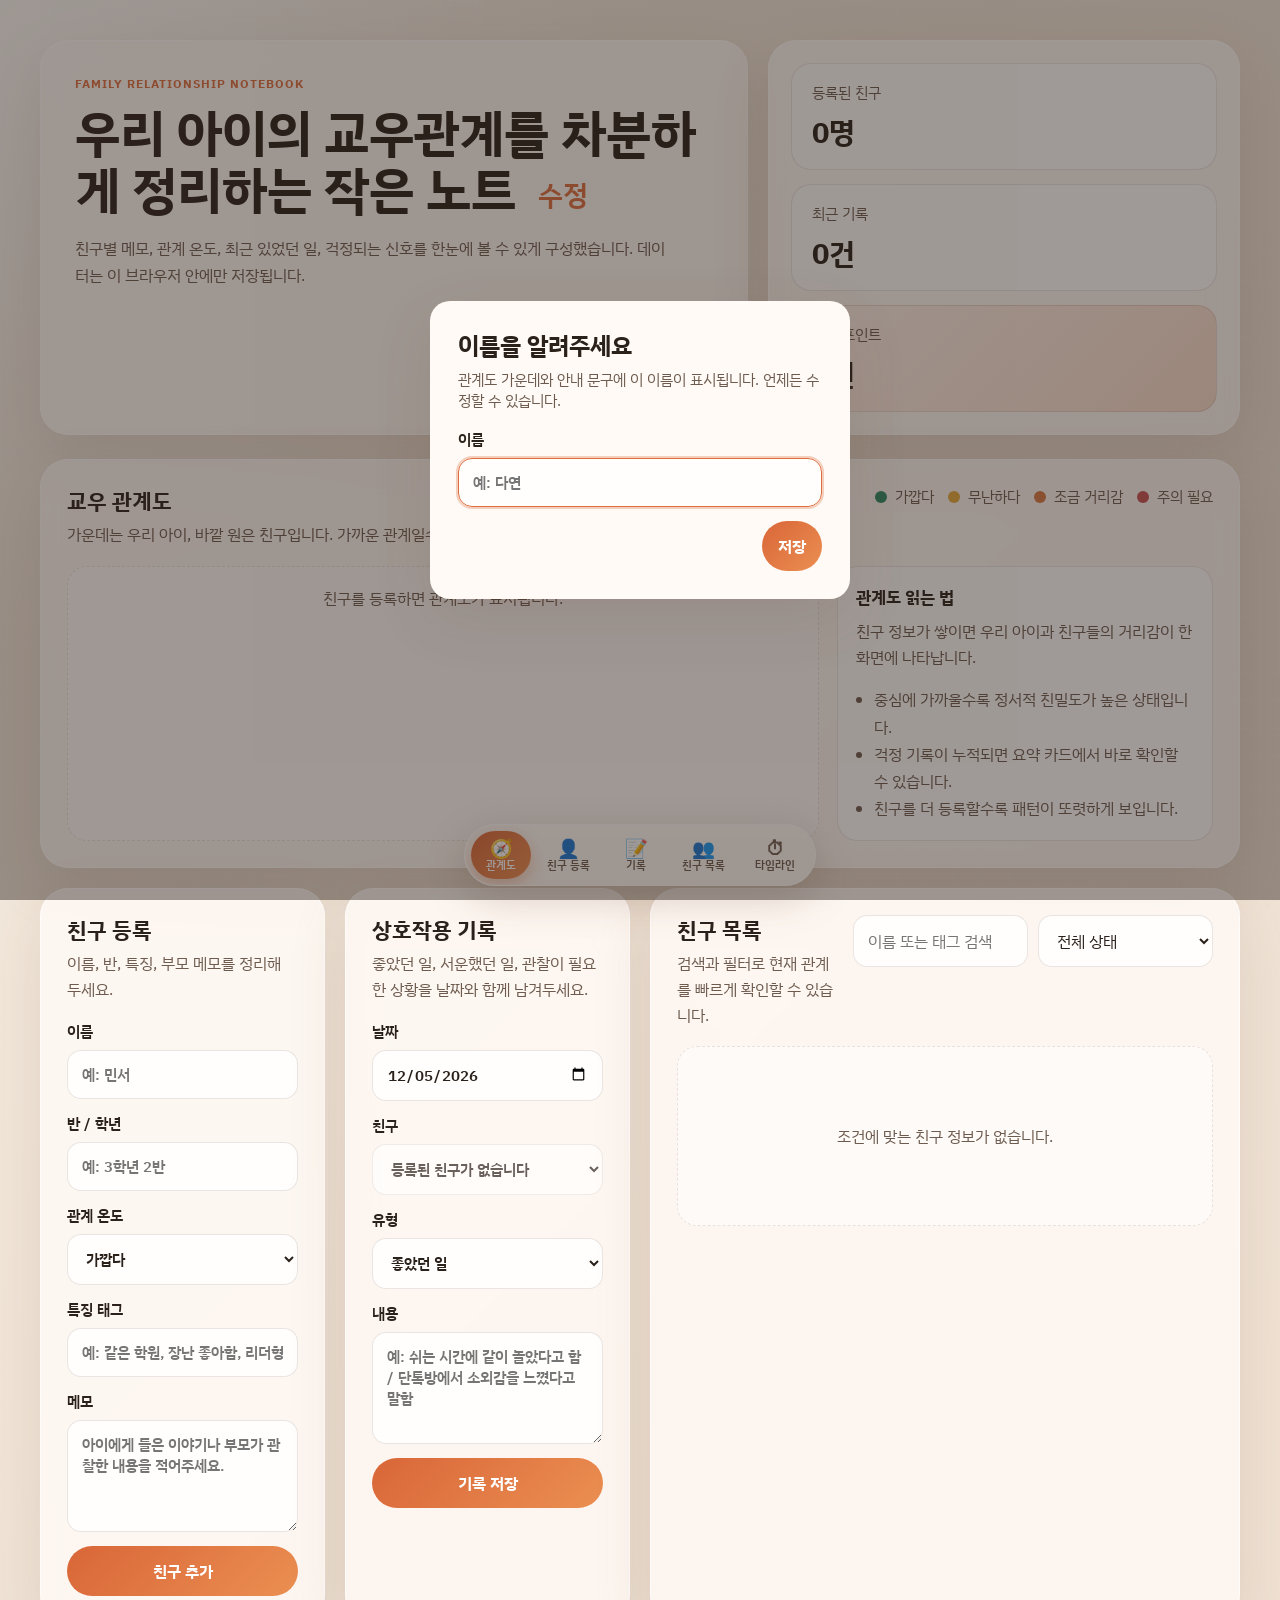
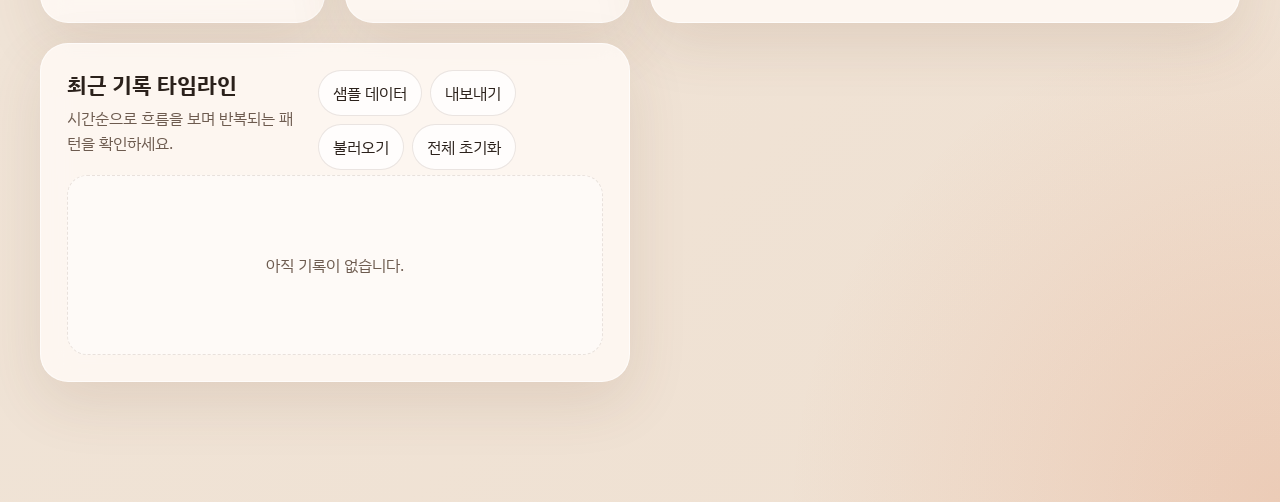
<file: index.html>
<!DOCTYPE html>
<html lang="ko">
<head>
  <meta charset="UTF-8">
  <meta name="viewport" content="width=device-width, initial-scale=1.0">
  <title>교우관계 정리 노트</title>
  <meta name="description" content="친구별 메모, 관계 온도, 최근 있었던 일을 한눈에 정리하는 노트">
  <meta name="theme-color" content="#dd6f3f">
  <link rel="manifest" href="manifest.json">
  <link rel="icon" type="image/png" sizes="192x192" href="icons/icon-192.png">
  <link rel="apple-touch-icon" href="icons/icon-192.png">
  <link rel="preconnect" href="https://fonts.googleapis.com">
  <link rel="preconnect" href="https://fonts.gstatic.com" crossorigin>
  <link href="https://fonts.googleapis.com/css2?family=IBM+Plex+Sans+KR:wght@400;500;600;700&display=swap" rel="stylesheet">
  <link rel="stylesheet" href="styles.css">
</head>
<body>
  <div class="page-shell">
    <header class="hero">
      <div class="hero-copy">
        <p class="eyebrow">Family Relationship Notebook</p>
        <h1>
          <span id="ownerNameDisplay">우리 아이</span>의 교우관계를 차분하게 정리하는 작은 노트
          <button id="editOwnerButton" class="button-link edit-owner" type="button" aria-label="이름 수정">수정</button>
        </h1>
        <p class="hero-text">
          친구별 메모, 관계 온도, 최근 있었던 일, 걱정되는 신호를 한눈에 볼 수 있게 구성했습니다.
          데이터는 이 브라우저 안에만 저장됩니다.
        </p>
      </div>
      <div class="hero-panel">
        <div class="metric-card">
          <span>등록된 친구</span>
          <strong id="friendCount">0명</strong>
        </div>
        <div class="metric-card">
          <span>최근 기록</span>
          <strong id="eventCount">0건</strong>
        </div>
        <div class="metric-card accent">
          <span>관찰 포인트</span>
          <strong id="watchCount">0건</strong>
        </div>
      </div>
    </header>

    <main class="layout">
      <section id="section-graph" class="card card-graph">
        <div class="section-head split">
          <div>
            <h2>교우 관계도</h2>
            <p>가운데는 우리 아이, 바깥 원은 친구입니다. 가까운 관계일수록 중심에 더 가깝게 배치됩니다.</p>
          </div>
          <div class="legend">
            <span><i class="legend-dot close"></i>가깝다</span>
            <span><i class="legend-dot normal"></i>무난하다</span>
            <span><i class="legend-dot distant"></i>조금 거리감</span>
            <span><i class="legend-dot watch"></i>주의 필요</span>
          </div>
        </div>
        <div class="relationship-layout">
          <div id="relationshipGraph" class="relationship-graph empty-state">
            친구를 등록하면 관계도가 표시됩니다.
          </div>
          <aside id="graphInsight" class="graph-insight">
            <h3>관계도 읽는 법</h3>
            <p>선을 누르면 해당 친구의 최근 상황과 관찰 포인트를 볼 수 있습니다.</p>
            <ul class="insight-list">
              <li>중심에 가까울수록 현재 정서적 거리가 가깝습니다.</li>
              <li>선이 두꺼울수록 기록이 더 자주 남은 친구입니다.</li>
              <li>걱정되는 기록이 있으면 요약 카드에 따로 표시됩니다.</li>
            </ul>
          </aside>
        </div>
      </section>

      <section id="section-add-friend" class="card card-form">
        <div class="section-head">
          <h2>친구 등록</h2>
          <p>이름, 반, 특징, 부모 메모를 정리해 두세요.</p>
        </div>
        <form id="friendForm" class="stack">
          <label>
            이름
            <input type="text" name="name" placeholder="예: 민서" required>
          </label>
          <label>
            반 / 학년
            <input type="text" name="group" placeholder="예: 3학년 2반">
          </label>
          <label>
            관계 온도
            <select name="status">
              <option value="가깝다">가깝다</option>
              <option value="무난하다">무난하다</option>
              <option value="조금 거리감">조금 거리감</option>
              <option value="주의 필요">주의 필요</option>
            </select>
          </label>
          <label>
            특징 태그
            <input type="text" name="tags" placeholder="예: 같은 학원, 장난 좋아함, 리더형">
          </label>
          <label>
            메모
            <textarea name="note" rows="4" placeholder="아이에게 들은 이야기나 부모가 관찰한 내용을 적어주세요."></textarea>
          </label>
          <button type="submit" class="button-primary">친구 추가</button>
        </form>
      </section>

      <section id="section-add-event" class="card card-form">
        <div class="section-head">
          <h2>상호작용 기록</h2>
          <p>좋았던 일, 서운했던 일, 관찰이 필요한 상황을 날짜와 함께 남겨두세요.</p>
        </div>
        <form id="eventForm" class="stack">
          <label>
            날짜
            <input type="date" name="date" required>
          </label>
          <label>
            친구
            <select name="friendId" id="eventFriendSelect" required></select>
          </label>
          <label>
            유형
            <select name="type">
              <option value="positive">좋았던 일</option>
              <option value="neutral">그냥 기록</option>
              <option value="concern">걱정되는 일</option>
            </select>
          </label>
          <label>
            내용
            <textarea name="detail" rows="4" placeholder="예: 쉬는 시간에 같이 놀았다고 함 / 단톡방에서 소외감을 느꼈다고 말함" required></textarea>
          </label>
          <button type="submit" class="button-primary">기록 저장</button>
        </form>
      </section>

      <section id="section-friends" class="card card-list">
        <div class="section-head split">
          <div>
            <h2>친구 목록</h2>
            <p>검색과 필터로 현재 관계를 빠르게 확인할 수 있습니다.</p>
          </div>
          <div class="filters">
            <input id="searchInput" type="search" placeholder="이름 또는 태그 검색">
            <select id="statusFilter">
              <option value="all">전체 상태</option>
              <option value="가깝다">가깝다</option>
              <option value="무난하다">무난하다</option>
              <option value="조금 거리감">조금 거리감</option>
              <option value="주의 필요">주의 필요</option>
            </select>
          </div>
        </div>
        <div id="friendList" class="friend-list empty-state">
          아직 등록된 친구가 없습니다.
        </div>
      </section>

      <section id="section-timeline" class="card card-timeline">
        <div class="section-head split">
          <div>
            <h2>최근 기록 타임라인</h2>
            <p>시간순으로 흐름을 보며 반복되는 패턴을 확인하세요.</p>
          </div>
          <div class="data-actions">
            <button id="seedDataButton" class="button-ghost" type="button">샘플 데이터</button>
            <button id="exportDataButton" class="button-ghost" type="button">내보내기</button>
            <button id="importDataButton" class="button-ghost" type="button">불러오기</button>
            <input id="importFileInput" type="file" accept="application/json" hidden>
            <button id="clearDataButton" class="button-ghost" type="button">전체 초기화</button>
          </div>
        </div>
        <div id="timeline" class="timeline empty-state">
          아직 기록이 없습니다.
        </div>
      </section>
    </main>
  </div>

  <template id="friendCardTemplate">
    <article class="friend-card">
      <div class="friend-card-top">
        <div>
          <h3 class="friend-name"></h3>
          <p class="friend-group"></p>
        </div>
        <span class="status-badge"></span>
      </div>
      <p class="friend-note"></p>
      <p class="friend-tags"></p>
      <div class="friend-card-actions">
        <small class="friend-meta"></small>
        <div class="friend-controls">
          <label class="inline-control">
            <span>관계 온도</span>
            <select class="friend-status-select">
              <option value="가깝다">가깝다</option>
              <option value="무난하다">무난하다</option>
              <option value="조금 거리감">조금 거리감</option>
              <option value="주의 필요">주의 필요</option>
            </select>
          </label>
          <button type="button" class="button-link delete-friend">삭제</button>
        </div>
      </div>
    </article>
  </template>

  <template id="timelineItemTemplate">
    <article class="timeline-item">
      <div class="timeline-dot"></div>
      <div class="timeline-content">
        <div class="timeline-head">
          <strong class="timeline-friend"></strong>
          <span class="timeline-date"></span>
        </div>
        <span class="timeline-type"></span>
        <p class="timeline-detail"></p>
      </div>
    </article>
  </template>

  <nav class="bottom-nav" aria-label="섹션 이동">
    <a href="#section-graph" class="bottom-nav-item" data-target="section-graph">
      <span class="bottom-nav-icon" aria-hidden="true">🧭</span>
      <span class="bottom-nav-label">관계도</span>
    </a>
    <a href="#section-add-friend" class="bottom-nav-item" data-target="section-add-friend">
      <span class="bottom-nav-icon" aria-hidden="true">👤</span>
      <span class="bottom-nav-label">친구 등록</span>
    </a>
    <a href="#section-add-event" class="bottom-nav-item" data-target="section-add-event">
      <span class="bottom-nav-icon" aria-hidden="true">📝</span>
      <span class="bottom-nav-label">기록</span>
    </a>
    <a href="#section-friends" class="bottom-nav-item" data-target="section-friends">
      <span class="bottom-nav-icon" aria-hidden="true">👥</span>
      <span class="bottom-nav-label">친구 목록</span>
    </a>
    <a href="#section-timeline" class="bottom-nav-item" data-target="section-timeline">
      <span class="bottom-nav-icon" aria-hidden="true">⏱</span>
      <span class="bottom-nav-label">타임라인</span>
    </a>
  </nav>

  <div id="ownerDialog" class="dialog-backdrop" hidden>
    <div class="dialog">
      <h2 id="ownerDialogTitle">이름을 알려주세요</h2>
      <p id="ownerDialogDesc">관계도 가운데와 안내 문구에 이 이름이 표시됩니다. 언제든 수정할 수 있습니다.</p>
      <form id="ownerForm" class="stack">
        <label>
          이름
          <input type="text" id="ownerNameInput" name="ownerName" placeholder="예: 다연" maxlength="12" required>
        </label>
        <div class="dialog-actions">
          <button type="button" id="ownerCancelButton" class="button-ghost" hidden>취소</button>
          <button type="submit" class="button-primary">저장</button>
        </div>
      </form>
    </div>
  </div>

  <script src="app.js"></script>
  <script>
    if ('serviceWorker' in navigator) {
      window.addEventListener('load', () => {
        navigator.serviceWorker.register('sw.js').catch(() => {});
      });
    }
  </script>
</body>
</html>
</file>
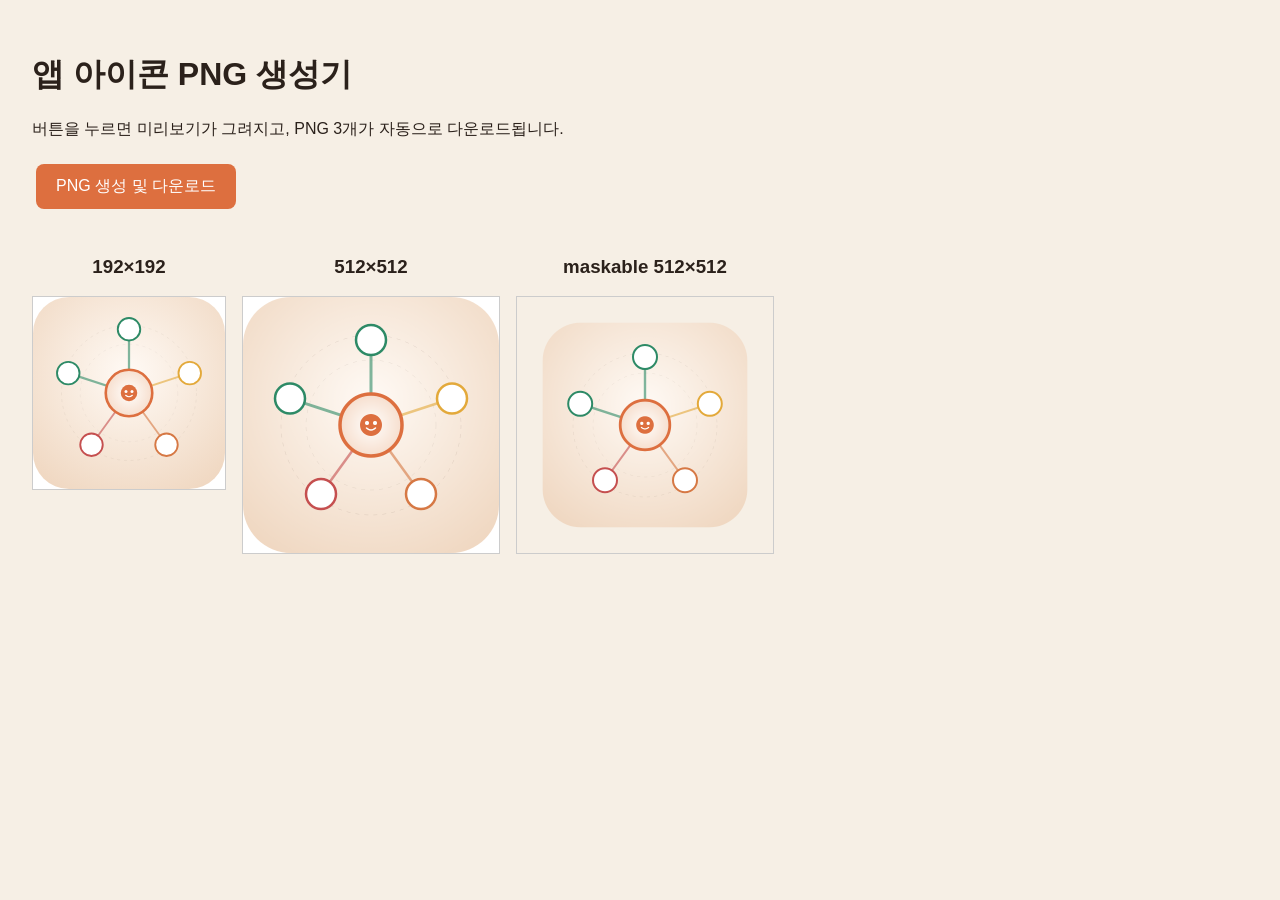
<file: icons/generate-png.html>
<!DOCTYPE html>
<html lang="ko">
<head>
<meta charset="UTF-8">
<title>아이콘 PNG 생성기</title>
<style>
  body { font-family: sans-serif; padding: 24px; background: #f6efe5; color: #2b211b; }
  button { padding: 12px 20px; font-size: 16px; border-radius: 8px; border: none; background: #dd6f3f; color: white; cursor: pointer; margin: 8px 4px; }
  .preview { display: flex; gap: 16px; margin-top: 20px; flex-wrap: wrap; }
  .preview div { text-align: center; }
  canvas { border: 1px solid #ccc; background: white; max-width: 256px; height: auto; }
  #status { margin-top: 12px; color: #6d5b4f; }
</style>
</head>
<body>
  <h1>앱 아이콘 PNG 생성기</h1>
  <p>버튼을 누르면 미리보기가 그려지고, PNG 3개가 자동으로 다운로드됩니다.</p>
  <button id="genBtn">PNG 생성 및 다운로드</button>
  <div id="status"></div>

  <div class="preview">
    <div><h3>192×192</h3><canvas id="c192" width="192" height="192"></canvas></div>
    <div><h3>512×512</h3><canvas id="c512" width="512" height="512"></canvas></div>
    <div><h3>maskable 512×512</h3><canvas id="cmask" width="512" height="512"></canvas></div>
  </div>

<script>
const SVG_TEXT = `<svg xmlns="http://www.w3.org/2000/svg" viewBox="0 0 512 512" width="512" height="512">
  <defs>
    <radialGradient id="bg" cx="50%" cy="40%" r="70%">
      <stop offset="0%" stop-color="#fffaf5"/>
      <stop offset="100%" stop-color="#f0d8c2"/>
    </radialGradient>
    <radialGradient id="center" cx="50%" cy="50%" r="55%">
      <stop offset="0%" stop-color="#fffefc"/>
      <stop offset="100%" stop-color="#f6dcca"/>
    </radialGradient>
  </defs>
  <rect width="512" height="512" rx="96" fill="url(#bg)"/>
  <g transform="translate(256 256)">
    <circle r="180" fill="none" stroke="rgba(109,91,79,0.18)" stroke-dasharray="8 10"/>
    <circle r="130" fill="none" stroke="rgba(109,91,79,0.14)" stroke-dasharray="8 10"/>
    <g stroke-linecap="round">
      <line x1="0" y1="0" x2="0" y2="-170" stroke="#2d8a66" stroke-opacity="0.6" stroke-width="6"/>
      <line x1="0" y1="0" x2="162" y2="-53" stroke="#e3a93a" stroke-opacity="0.6" stroke-width="5"/>
      <line x1="0" y1="0" x2="100" y2="138" stroke="#d67844" stroke-opacity="0.6" stroke-width="5"/>
      <line x1="0" y1="0" x2="-100" y2="138" stroke="#c54f4f" stroke-opacity="0.6" stroke-width="5"/>
      <line x1="0" y1="0" x2="-162" y2="-53" stroke="#2d8a66" stroke-opacity="0.6" stroke-width="6"/>
    </g>
    <g>
      <circle cx="0" cy="-170" r="30" fill="#fff" stroke="#2d8a66" stroke-width="5"/>
      <circle cx="162" cy="-53" r="30" fill="#fff" stroke="#e3a93a" stroke-width="5"/>
      <circle cx="100" cy="138" r="30" fill="#fff" stroke="#d67844" stroke-width="5"/>
      <circle cx="-100" cy="138" r="30" fill="#fff" stroke="#c54f4f" stroke-width="5"/>
      <circle cx="-162" cy="-53" r="30" fill="#fff" stroke="#2d8a66" stroke-width="5"/>
    </g>
    <circle r="62" fill="url(#center)" stroke="#dd6f3f" stroke-width="7"/>
    <circle r="22" fill="#dd6f3f"/>
    <circle cx="-8" cy="-4" r="4" fill="#fff"/>
    <circle cx="8" cy="-4" r="4" fill="#fff"/>
    <path d="M -9 6 Q 0 14 9 6" stroke="#fff" stroke-width="3" fill="none" stroke-linecap="round"/>
  </g>
</svg>`;

function drawTo(canvas, maskable) {
  return new Promise((resolve, reject) => {
    const img = new Image();
    const encoded = 'data:image/svg+xml;charset=utf-8,' + encodeURIComponent(SVG_TEXT);
    img.onload = () => {
      const ctx = canvas.getContext('2d');
      ctx.clearRect(0, 0, canvas.width, canvas.height);
      if (maskable) {
        ctx.fillStyle = '#f6efe5';
        ctx.fillRect(0, 0, canvas.width, canvas.height);
        const pad = canvas.width * 0.1;
        ctx.drawImage(img, pad, pad, canvas.width - pad * 2, canvas.height - pad * 2);
      } else {
        ctx.drawImage(img, 0, 0, canvas.width, canvas.height);
      }
      resolve();
    };
    img.onerror = reject;
    img.src = encoded;
  });
}

function download(canvas, name) {
  return new Promise((resolve) => {
    canvas.toBlob((blob) => {
      const url = URL.createObjectURL(blob);
      const a = document.createElement('a');
      a.href = url;
      a.download = name;
      document.body.appendChild(a);
      a.click();
      document.body.removeChild(a);
      setTimeout(() => { URL.revokeObjectURL(url); resolve(); }, 100);
    }, 'image/png');
  });
}

const status = document.getElementById('status');

document.getElementById('genBtn').addEventListener('click', async () => {
  try {
    status.textContent = '그리는 중...';
    const c192 = document.getElementById('c192');
    const c512 = document.getElementById('c512');
    const cmask = document.getElementById('cmask');
    await drawTo(c192, false);
    await drawTo(c512, false);
    await drawTo(cmask, true);
    status.textContent = '다운로드 중... (브라우저가 여러 파일 저장을 묻는 창을 띄우면 모두 허용)';
    await download(c192, 'icon-192.png');
    await download(c512, 'icon-512.png');
    await download(cmask, 'icon-maskable-512.png');
    status.textContent = '완료! 다운로드 폴더에서 3개 파일을 icons/ 폴더로 옮기세요.';
  } catch (e) {
    status.textContent = '오류: ' + e.message;
  }
});

window.addEventListener('load', async () => {
  try {
    await drawTo(document.getElementById('c192'), false);
    await drawTo(document.getElementById('c512'), false);
    await drawTo(document.getElementById('cmask'), true);
  } catch {}
});
</script>
</body>
</html>
</file>
<file: styles.css>
:root {
  --bg: #f6efe5;
  --panel: rgba(255, 250, 245, 0.86);
  --panel-strong: #fffaf5;
  --text: #2b211b;
  --muted: #6d5b4f;
  --line: rgba(80, 52, 37, 0.12);
  --accent: #dd6f3f;
  --accent-soft: #f7d7c7;
  --warning: #c54f4f;
  --ok: #2d8a66;
  --shadow: 0 20px 60px rgba(104, 68, 44, 0.12);
  --radius-xl: 28px;
  --radius-lg: 20px;
  --radius-md: 14px;
}

html {
  scroll-behavior: smooth;
  scroll-padding-top: 16px;
  scroll-padding-bottom: 96px;
}

* {
  box-sizing: border-box;
}

body {
  margin: 0;
  font-family: "IBM Plex Sans KR", sans-serif;
  color: var(--text);
  background:
    radial-gradient(circle at top left, rgba(255, 255, 255, 0.75), transparent 25%),
    radial-gradient(circle at bottom right, rgba(221, 111, 63, 0.18), transparent 20%),
    linear-gradient(135deg, #f4ebdf 0%, #f0e4d7 48%, #efe0d1 100%);
  min-height: 100vh;
}

body::before {
  content: "";
  position: fixed;
  inset: 0;
  pointer-events: none;
  background-image:
    linear-gradient(rgba(255, 255, 255, 0.25) 1px, transparent 1px),
    linear-gradient(90deg, rgba(255, 255, 255, 0.25) 1px, transparent 1px);
  background-size: 28px 28px;
  opacity: 0.3;
}

.page-shell {
  position: relative;
  max-width: 1240px;
  margin: 0 auto;
  padding: 40px 20px 120px;
}

.hero {
  display: grid;
  grid-template-columns: 1.5fr 1fr;
  gap: 20px;
  align-items: stretch;
  margin-bottom: 24px;
}

.hero-copy,
.hero-panel,
.card {
  backdrop-filter: blur(14px);
  background: var(--panel);
  border: 1px solid rgba(255, 255, 255, 0.6);
  box-shadow: var(--shadow);
}

.hero-copy {
  border-radius: var(--radius-xl);
  padding: 34px;
}

.eyebrow {
  margin: 0 0 12px;
  color: var(--accent);
  text-transform: uppercase;
  letter-spacing: 0.08em;
  font-weight: 700;
  font-size: 0.78rem;
}

h1 {
  margin: 0;
  font-size: clamp(2rem, 4vw, 3.4rem);
  line-height: 1.12;
}

.hero-text {
  margin: 16px 0 0;
  max-width: 60ch;
  color: var(--muted);
  line-height: 1.7;
}

.hero-panel {
  border-radius: var(--radius-xl);
  padding: 22px;
  display: grid;
  gap: 14px;
}

.metric-card {
  border-radius: var(--radius-lg);
  padding: 18px 20px;
  background: rgba(255, 255, 255, 0.72);
  border: 1px solid var(--line);
}

.metric-card span {
  display: block;
  font-size: 0.92rem;
  color: var(--muted);
  margin-bottom: 10px;
}

.metric-card strong {
  font-size: 1.8rem;
}

.metric-card.accent {
  background: linear-gradient(135deg, #fff3ed, #f8dbc9);
}

.layout {
  display: grid;
  grid-template-columns: repeat(12, minmax(0, 1fr));
  gap: 20px;
}

.card {
  border-radius: var(--radius-xl);
  padding: 26px;
}

.card-form {
  grid-column: span 3;
}

.card-graph {
  grid-column: span 12;
}

.card-list,
.card-timeline {
  grid-column: span 6;
}

.section-head h2 {
  margin: 0 0 6px;
  font-size: 1.35rem;
}

.section-head p {
  margin: 0 0 18px;
  color: var(--muted);
  line-height: 1.6;
}

.split {
  display: flex;
  justify-content: space-between;
  align-items: flex-start;
  gap: 16px;
}

.stack {
  display: grid;
  gap: 14px;
}

label {
  display: grid;
  gap: 8px;
  font-size: 0.96rem;
  font-weight: 600;
}

input,
select,
textarea,
button {
  font: inherit;
}

input,
select,
textarea {
  width: 100%;
  border: 1px solid var(--line);
  border-radius: var(--radius-md);
  padding: 13px 14px;
  background: rgba(255, 255, 255, 0.85);
  color: var(--text);
}

input:focus,
select:focus,
textarea:focus {
  outline: 2px solid rgba(221, 111, 63, 0.3);
  border-color: var(--accent);
}

textarea {
  resize: vertical;
}

.button-primary,
.button-ghost,
.button-link {
  border: none;
  cursor: pointer;
}

.button-primary {
  padding: 14px 16px;
  border-radius: 999px;
  background: linear-gradient(135deg, #d96638, #eb8f52);
  color: white;
  font-weight: 700;
}

.button-ghost {
  padding: 11px 14px;
  border-radius: 999px;
  background: rgba(255, 255, 255, 0.72);
  color: var(--text);
  border: 1px solid var(--line);
}

.button-link {
  padding: 0;
  background: transparent;
  color: var(--warning);
  font-weight: 600;
}

.filters {
  display: flex;
  gap: 10px;
  min-width: min(100%, 360px);
}

.data-actions {
  display: flex;
  gap: 8px;
  flex-wrap: wrap;
}

.edit-owner {
  margin-left: 10px;
  font-size: 0.55em;
  color: var(--accent);
  vertical-align: middle;
}

.dialog-backdrop {
  position: fixed;
  inset: 0;
  background: rgba(43, 33, 27, 0.45);
  display: flex;
  align-items: center;
  justify-content: center;
  padding: 20px;
  z-index: 100;
}

.dialog-backdrop[hidden] {
  display: none;
}

.dialog {
  background: var(--panel-strong);
  border-radius: var(--radius-lg);
  padding: 28px;
  max-width: 420px;
  width: 100%;
  box-shadow: var(--shadow);
}

.dialog h2 {
  margin: 0 0 8px;
}

.dialog p {
  margin: 0 0 18px;
  color: var(--muted);
  font-size: 0.95em;
}

.dialog-actions {
  display: flex;
  gap: 10px;
  justify-content: flex-end;
}

.bottom-nav {
  position: fixed;
  left: 50%;
  bottom: 14px;
  transform: translateX(-50%);
  display: flex;
  gap: 2px;
  padding: 6px;
  background: rgba(255, 250, 245, 0.92);
  backdrop-filter: blur(16px);
  border: 1px solid rgba(255, 255, 255, 0.7);
  border-radius: 999px;
  box-shadow: 0 12px 40px rgba(104, 68, 44, 0.22);
  z-index: 50;
  max-width: calc(100vw - 20px);
  overflow-x: auto;
  scrollbar-width: none;
}

.bottom-nav::-webkit-scrollbar {
  display: none;
}

.bottom-nav-item {
  display: flex;
  flex-direction: column;
  align-items: center;
  justify-content: center;
  gap: 2px;
  padding: 8px 14px;
  border-radius: 999px;
  text-decoration: none;
  color: var(--muted);
  font-size: 0.72rem;
  font-weight: 600;
  white-space: nowrap;
  transition: background 0.2s, color 0.2s;
  min-width: 60px;
}

.bottom-nav-item:hover {
  color: var(--text);
  background: rgba(221, 111, 63, 0.08);
}

.bottom-nav-item.active {
  background: linear-gradient(135deg, #d96638, #eb8f52);
  color: white;
  box-shadow: 0 6px 16px rgba(221, 111, 63, 0.35);
}

.bottom-nav-icon {
  font-size: 1.15rem;
  line-height: 1;
}

.bottom-nav-label {
  font-size: 0.7rem;
  line-height: 1;
}

@media (max-width: 480px) {
  .bottom-nav {
    bottom: 8px;
    padding: 4px;
  }
  .bottom-nav-item {
    padding: 6px 10px;
    min-width: 54px;
  }
  .bottom-nav-label {
    font-size: 0.65rem;
  }
}

.legend {
  display: flex;
  flex-wrap: wrap;
  gap: 10px 14px;
  font-size: 0.92rem;
  color: var(--muted);
}

.legend span {
  display: inline-flex;
  align-items: center;
  gap: 8px;
}

.legend-dot {
  width: 12px;
  height: 12px;
  border-radius: 999px;
  display: inline-block;
}

.legend-dot.close {
  background: #2d8a66;
}

.legend-dot.normal {
  background: #e3a93a;
}

.legend-dot.distant {
  background: #d67844;
}

.legend-dot.watch {
  background: #c54f4f;
}

.relationship-layout {
  display: grid;
  grid-template-columns: minmax(0, 2fr) minmax(280px, 1fr);
  gap: 18px;
  align-items: stretch;
}

.relationship-graph {
  aspect-ratio: 1 / 1;
  width: 100%;
  max-height: 640px;
  border-radius: var(--radius-lg);
  background:
    radial-gradient(circle at center, rgba(255, 255, 255, 0.75), rgba(255, 255, 255, 0.52)),
    linear-gradient(135deg, rgba(255, 244, 236, 0.9), rgba(247, 225, 212, 0.85));
  border: 1px solid var(--line);
  overflow: hidden;
}

.relationship-graph.empty-state {
  aspect-ratio: auto;
  min-height: 200px;
}

.relationship-graph svg {
  width: 100%;
  height: 100%;
  display: block;
}

.graph-insight {
  border-radius: var(--radius-lg);
  border: 1px solid var(--line);
  background: rgba(255, 255, 255, 0.72);
  padding: 18px;
}

.graph-insight h3 {
  margin: 0 0 10px;
  font-size: 1.05rem;
}

.graph-insight p {
  margin: 0;
  color: var(--muted);
  line-height: 1.65;
}

.insight-list {
  margin: 16px 0 0;
  padding-left: 18px;
  color: var(--muted);
  line-height: 1.7;
}

.insight-focus {
  margin-top: 18px;
  padding-top: 16px;
  border-top: 1px solid var(--line);
}

.insight-focus strong {
  display: block;
  margin-bottom: 8px;
  font-size: 1rem;
}

.insight-focus p {
  margin-top: 8px;
}

.insight-chip-row {
  display: flex;
  flex-wrap: wrap;
  gap: 8px;
  margin-top: 10px;
}

.insight-chip {
  border-radius: 999px;
  padding: 7px 10px;
  background: #fff5ef;
  color: var(--text);
  border: 1px solid rgba(221, 111, 63, 0.14);
  font-size: 0.88rem;
}

.friend-list,
.timeline {
  display: grid;
  gap: 14px;
}

.friend-card {
  background: var(--panel-strong);
  border: 1px solid var(--line);
  border-radius: var(--radius-lg);
  padding: 18px;
}

.friend-card-top {
  display: flex;
  justify-content: space-between;
  gap: 12px;
  align-items: flex-start;
}

.friend-name {
  margin: 0;
  font-size: 1.15rem;
}

.friend-group,
.friend-tags,
.friend-note,
.friend-meta {
  margin: 8px 0 0;
  color: var(--muted);
  line-height: 1.6;
}

.status-badge {
  padding: 8px 12px;
  border-radius: 999px;
  background: var(--accent-soft);
  font-size: 0.86rem;
  font-weight: 700;
}

.friend-card-actions {
  margin-top: 16px;
  display: flex;
  justify-content: space-between;
  align-items: center;
  gap: 10px;
}

.friend-controls {
  display: flex;
  align-items: center;
  gap: 12px;
}

.inline-control {
  display: flex;
  align-items: center;
  gap: 8px;
  font-size: 0.9rem;
  font-weight: 600;
  color: var(--muted);
}

.inline-control select {
  min-width: 128px;
  padding: 9px 12px;
}

.timeline-item {
  display: grid;
  grid-template-columns: 18px 1fr;
  gap: 14px;
}

.timeline-dot {
  width: 14px;
  height: 14px;
  margin-top: 9px;
  border-radius: 50%;
  background: linear-gradient(135deg, #d96638, #f0a36c);
  box-shadow: 0 0 0 6px rgba(221, 111, 63, 0.15);
}

.timeline-content {
  background: rgba(255, 255, 255, 0.72);
  border: 1px solid var(--line);
  border-radius: var(--radius-lg);
  padding: 16px;
}

.timeline-head {
  display: flex;
  justify-content: space-between;
  gap: 10px;
  margin-bottom: 6px;
}

.timeline-date,
.timeline-type {
  color: var(--muted);
  font-size: 0.92rem;
}

.timeline-detail {
  margin: 10px 0 0;
  line-height: 1.65;
}

.empty-state {
  place-items: center;
  min-height: 180px;
  text-align: center;
  color: var(--muted);
  border: 1px dashed var(--line);
  border-radius: var(--radius-lg);
  background: rgba(255, 255, 255, 0.42);
  padding: 20px;
}

@media (max-width: 980px) {
  .hero {
    grid-template-columns: 1fr;
  }

  .relationship-layout {
    grid-template-columns: 1fr;
  }

  .card-form,
  .card-list,
  .card-timeline {
    grid-column: span 12;
  }
}

@media (max-width: 640px) {
  .page-shell {
    padding-inline: 14px;
  }

  .hero-copy,
  .hero-panel,
  .card {
    padding: 20px;
  }

  .split,
  .filters,
  .legend,
  .timeline-head,
  .friend-card-top,
  .friend-card-actions {
    flex-direction: column;
    align-items: stretch;
  }
}
</file>
